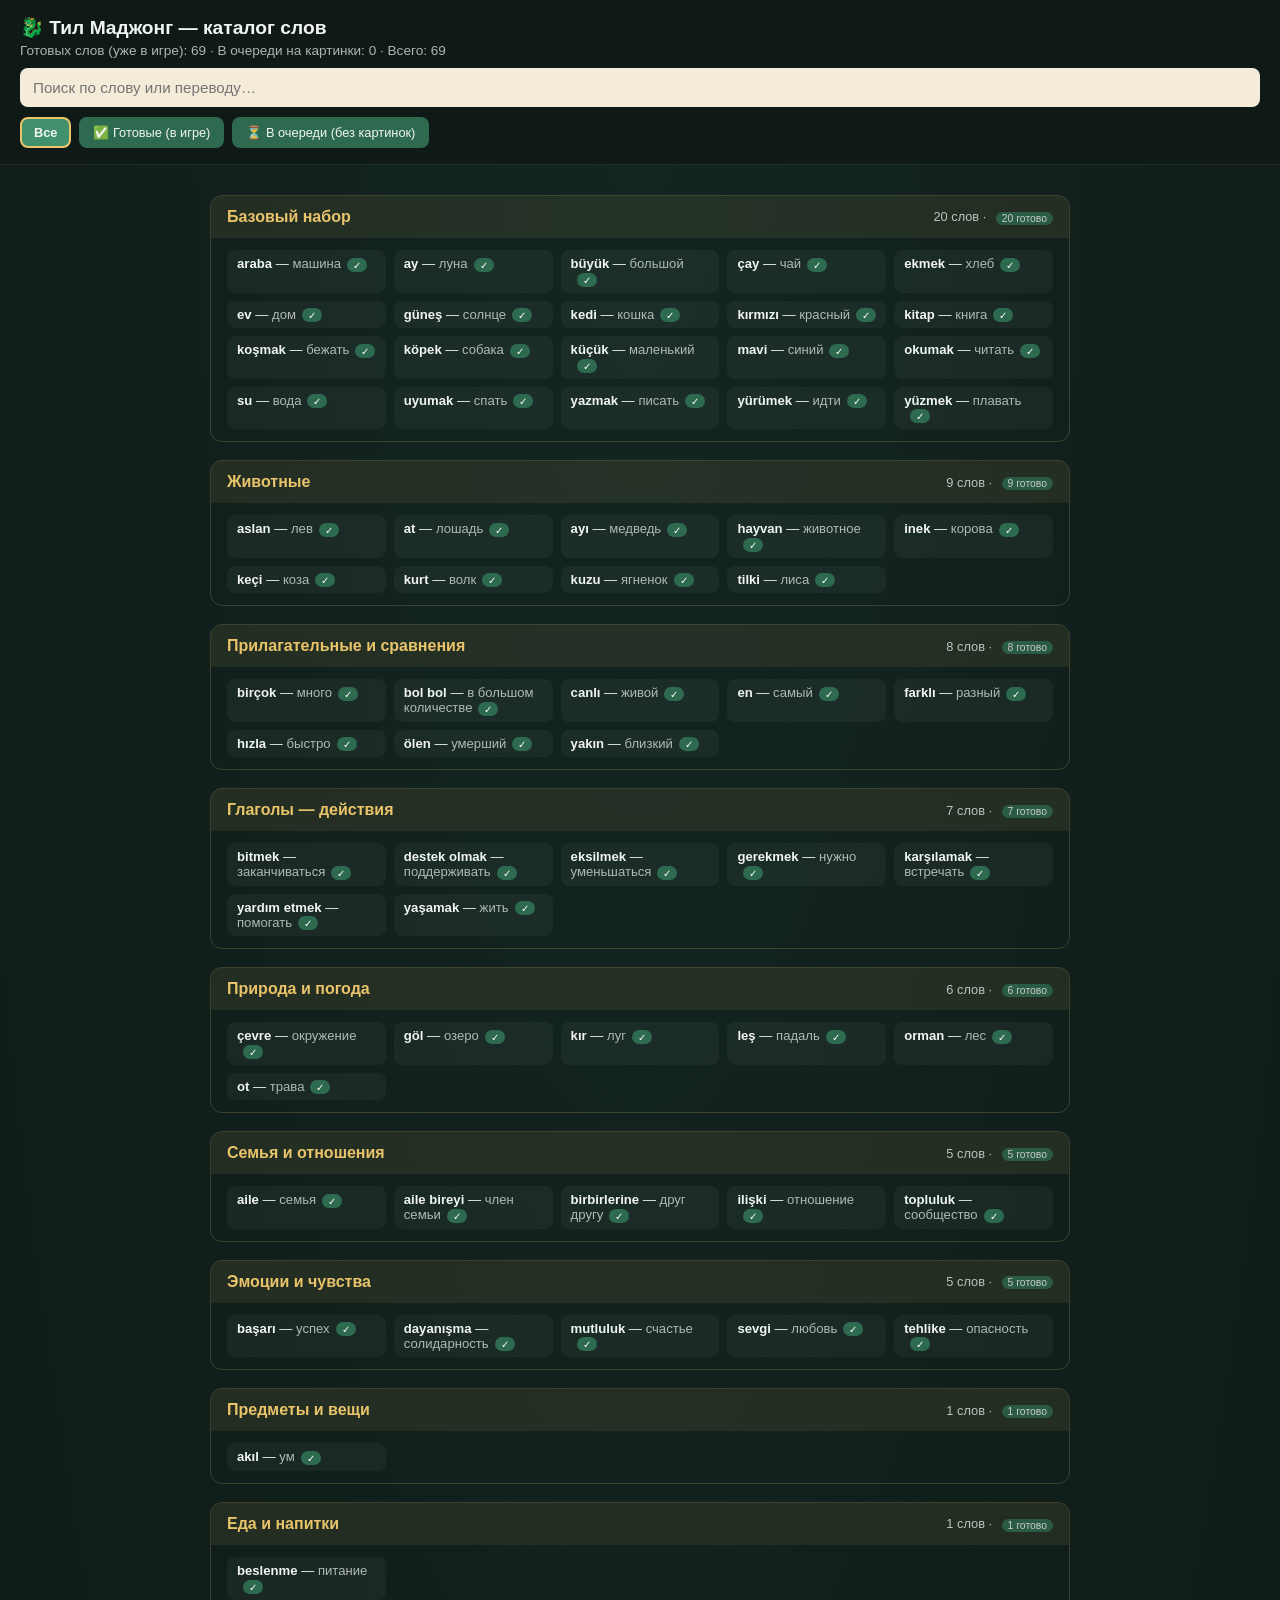
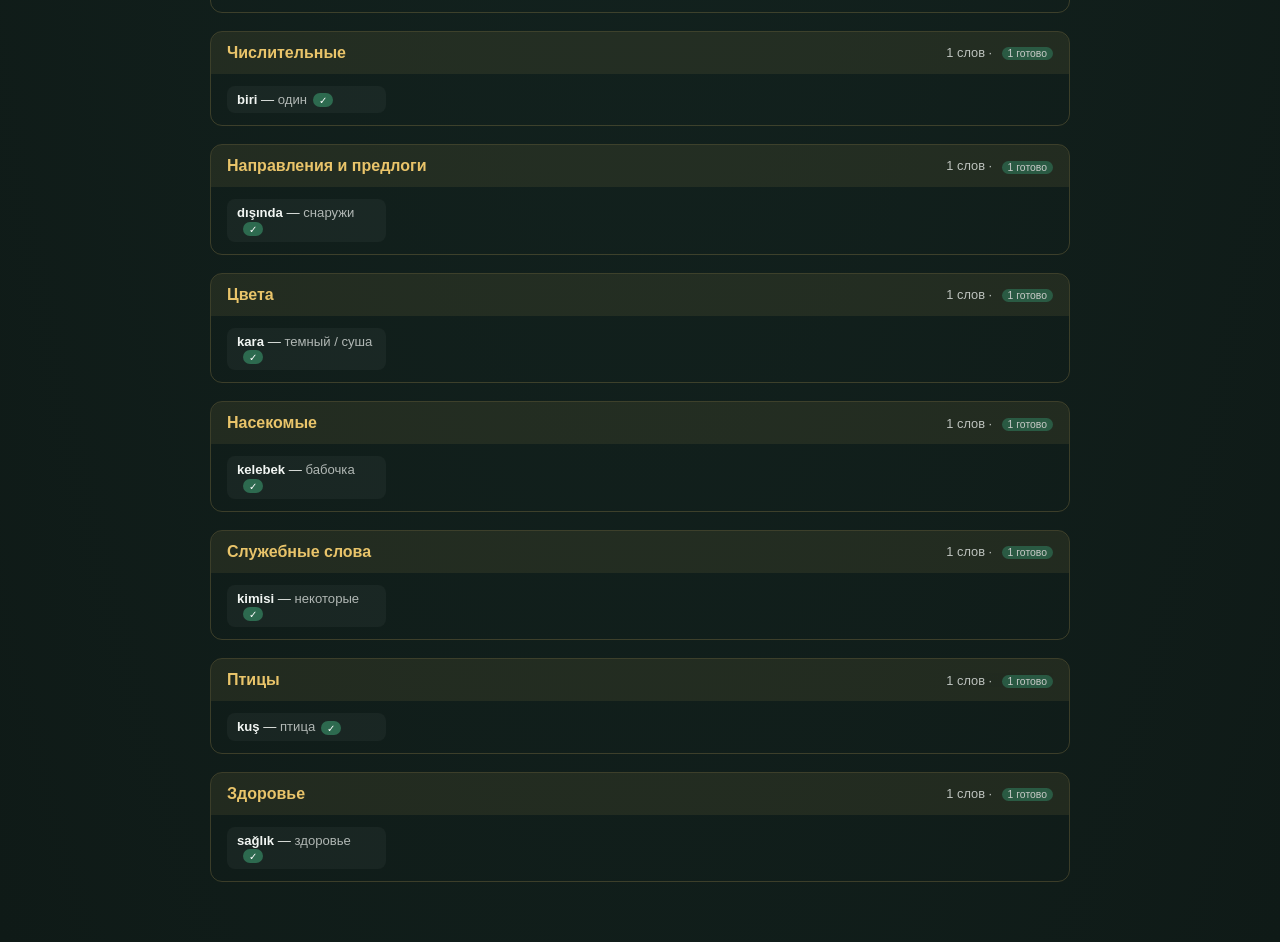
<file: catalog.html>
<!doctype html>
<html lang="ru">
<head>
<meta charset="UTF-8" />
<meta name="viewport" content="width=device-width, initial-scale=1.0" />
<title>Тил Маджонг — каталог слов</title>
<style>
  :root {
    --bg: #0f1a17;
    --bg-2: #142622;
    --scale-1: #1b4332;
    --scale-2: #2d6a4f;
    --scale-3: #40916c;
    --gold: #e9c46a;
    --text: #f1f5f2;
    --word-bg: #f4ecd8;
    --word-text: #3a2f1d;
  }
  * { box-sizing: border-box; min-width: 0; }
  html, body { margin: 0; background: radial-gradient(ellipse at top, var(--bg-2), var(--bg)); color: var(--text);
    font-family: -apple-system, BlinkMacSystemFont, "Segoe UI", Roboto, sans-serif; }
  header { padding: 16px 20px; border-bottom: 1px solid rgba(255,255,255,0.08); position: sticky; top: 0;
    background: var(--bg); z-index: 10; }
  h1 { font-size: 1.2rem; margin: 0 0 4px; }
  .sub { font-size: 0.85rem; opacity: 0.7; }
  #search { width: 100%; margin-top: 10px; padding: 10px 12px; border-radius: 8px; border: 1px solid rgba(255,255,255,0.15);
    background: var(--word-bg); color: var(--word-text); font-size: 0.95rem; }
  main { padding: 12px 20px 60px; max-width: 900px; margin: 0 auto; }
  .status-tabs { display: flex; gap: 8px; margin-top: 10px; flex-wrap: wrap; }
  .status-tabs button { background: var(--scale-2); color: var(--text); border: 2px solid transparent; border-radius: 8px;
    padding: 6px 12px; font-size: 0.8rem; cursor: pointer; }
  .status-tabs button.active { border-color: var(--gold); background: var(--scale-3); font-weight: 600; }
  .group { margin-top: 18px; border: 1px solid rgba(233,196,106,0.2); border-radius: 12px; overflow: hidden; }
  .group-header { display: flex; justify-content: space-between; align-items: center; padding: 12px 16px;
    background: rgba(233,196,106,0.08); cursor: pointer; }
  .group-header h2 { font-size: 1rem; margin: 0; color: var(--gold); }
  .group-header .count { font-size: 0.8rem; opacity: 0.75; }
  .group-body { display: grid; grid-template-columns: repeat(auto-fill, minmax(150px, 1fr)); gap: 8px; padding: 12px 16px; }
  .group.collapsed .group-body { display: none; }
  .word-chip { background: rgba(255,255,255,0.04); border-radius: 8px; padding: 6px 10px; font-size: 0.82rem; }
  .word-chip .tr { font-weight: 600; }
  .word-chip .ru { opacity: 0.7; }
  .badge { display: inline-block; font-size: 0.65rem; padding: 1px 6px; border-radius: 999px; margin-left: 6px; vertical-align: middle; }
  .badge.ready { background: #2d6a4f; color: #fff; }
  .badge.pending { background: rgba(233,196,106,0.25); color: var(--gold); }
  .hidden { display: none !important; }
  .empty-msg { text-align: center; opacity: 0.6; padding: 40px 0; }
</style>
</head>
<body>
  <header>
    <h1>🐉 Тил Маджонг — каталог слов</h1>
    <div class="sub" id="totals">Загрузка…</div>
    <input type="text" id="search" placeholder="Поиск по слову или переводу…" />
    <div class="status-tabs">
      <button data-filter="all" class="active">Все</button>
      <button data-filter="ready">✅ Готовые (в игре)</button>
      <button data-filter="pending">⏳ В очереди (без картинок)</button>
    </div>
  </header>
  <main id="groups"></main>

  <script>
    const BASE_WORDS = [
      {tr:"kitap",ru:"книга"},{tr:"çay",ru:"чай"},{tr:"ekmek",ru:"хлеб"},{tr:"su",ru:"вода"},{tr:"ev",ru:"дом"},
      {tr:"araba",ru:"машина"},{tr:"kedi",ru:"кошка"},{tr:"köpek",ru:"собака"},{tr:"güneş",ru:"солнце"},{tr:"ay",ru:"луна"},
      {tr:"koşmak",ru:"бежать"},{tr:"yüzmek",ru:"плавать"},{tr:"okumak",ru:"читать"},{tr:"yazmak",ru:"писать"},
      {tr:"uyumak",ru:"спать"},{tr:"yürümek",ru:"идти"},{tr:"büyük",ru:"большой"},{tr:"küçük",ru:"маленький"},
      {tr:"kırmızı",ru:"красный"},{tr:"mavi",ru:"синий"},
    ].map(w => ({...w, theme: "Базовый набор", ready: true}));

    async function loadJSON(path) {
      try {
        const r = await fetch(path);
        if (!r.ok) return [];
        const data = await r.json();
        return Array.isArray(data) ? data : (data.words || []);
      } catch { return []; }
    }

    (async function init() {
      const [seed, pending] = await Promise.all([
        loadJSON("assets/seed/seed-words.json"),
        loadJSON("assets/seed/pending-words.json"),
      ]);
      const ready = [...BASE_WORDS, ...seed.map(w => ({...w, theme: w.theme || "Без темы", ready: true}))];
      const queued = pending.map(w => ({...w, theme: w.theme || "Без темы", ready: false}));
      const all = [...ready, ...queued];

      document.getElementById("totals").textContent =
        `Готовых слов (уже в игре): ${ready.length} · В очереди на картинки: ${queued.length} · Всего: ${all.length}`;

      const groups = new Map();
      all.forEach((w) => {
        if (!groups.has(w.theme)) groups.set(w.theme, []);
        groups.get(w.theme).push(w);
      });
      const sortedThemes = [...groups.keys()].sort((a, b) => groups.get(b).length - groups.get(a).length);

      const container = document.getElementById("groups");
      sortedThemes.forEach((theme) => {
        const words = groups.get(theme).sort((a, b) => a.tr.localeCompare(b.tr, "tr"));
        const readyCount = words.filter((w) => w.ready).length;
        const pendingCount = words.length - readyCount;

        const group = document.createElement("div");
        group.className = "group";
        group.dataset.theme = theme;

        const header = document.createElement("div");
        header.className = "group-header";
        header.innerHTML = `<h2>${theme}</h2><span class="count">${words.length} слов` +
          (readyCount ? ` · <span class="badge ready">${readyCount} готово</span>` : "") +
          (pendingCount ? ` <span class="badge pending">${pendingCount} в очереди</span>` : "") +
          `</span>`;
        header.addEventListener("click", () => group.classList.toggle("collapsed"));
        group.appendChild(header);

        const body = document.createElement("div");
        body.className = "group-body";
        words.forEach((w) => {
          const chip = document.createElement("div");
          chip.className = "word-chip";
          chip.dataset.status = w.ready ? "ready" : "pending";
          chip.dataset.search = `${w.tr} ${w.ru}`.toLowerCase();
          chip.innerHTML = `<span class="tr">${w.tr}</span> — <span class="ru">${w.ru}</span>` +
            (w.ready ? `<span class="badge ready">✓</span>` : `<span class="badge pending">…</span>`);
          body.appendChild(chip);
        });
        group.appendChild(body);
        container.appendChild(group);
      });

      let currentFilter = "all";
      function applyFilters() {
        const q = document.getElementById("search").value.trim().toLowerCase();
        document.querySelectorAll(".group").forEach((group) => {
          let visibleCount = 0;
          group.querySelectorAll(".word-chip").forEach((chip) => {
            const matchesFilter = currentFilter === "all" || chip.dataset.status === currentFilter;
            const matchesSearch = !q || chip.dataset.search.includes(q);
            const show = matchesFilter && matchesSearch;
            chip.classList.toggle("hidden", !show);
            if (show) visibleCount++;
          });
          group.classList.toggle("hidden", visibleCount === 0);
        });
      }

      document.getElementById("search").addEventListener("input", applyFilters);
      document.querySelectorAll(".status-tabs button").forEach((btn) => {
        btn.addEventListener("click", () => {
          document.querySelectorAll(".status-tabs button").forEach((b) => b.classList.remove("active"));
          btn.classList.add("active");
          currentFilter = btn.dataset.filter;
          applyFilters();
        });
      });
    })();
  </script>
</body>
</html>
</file>
